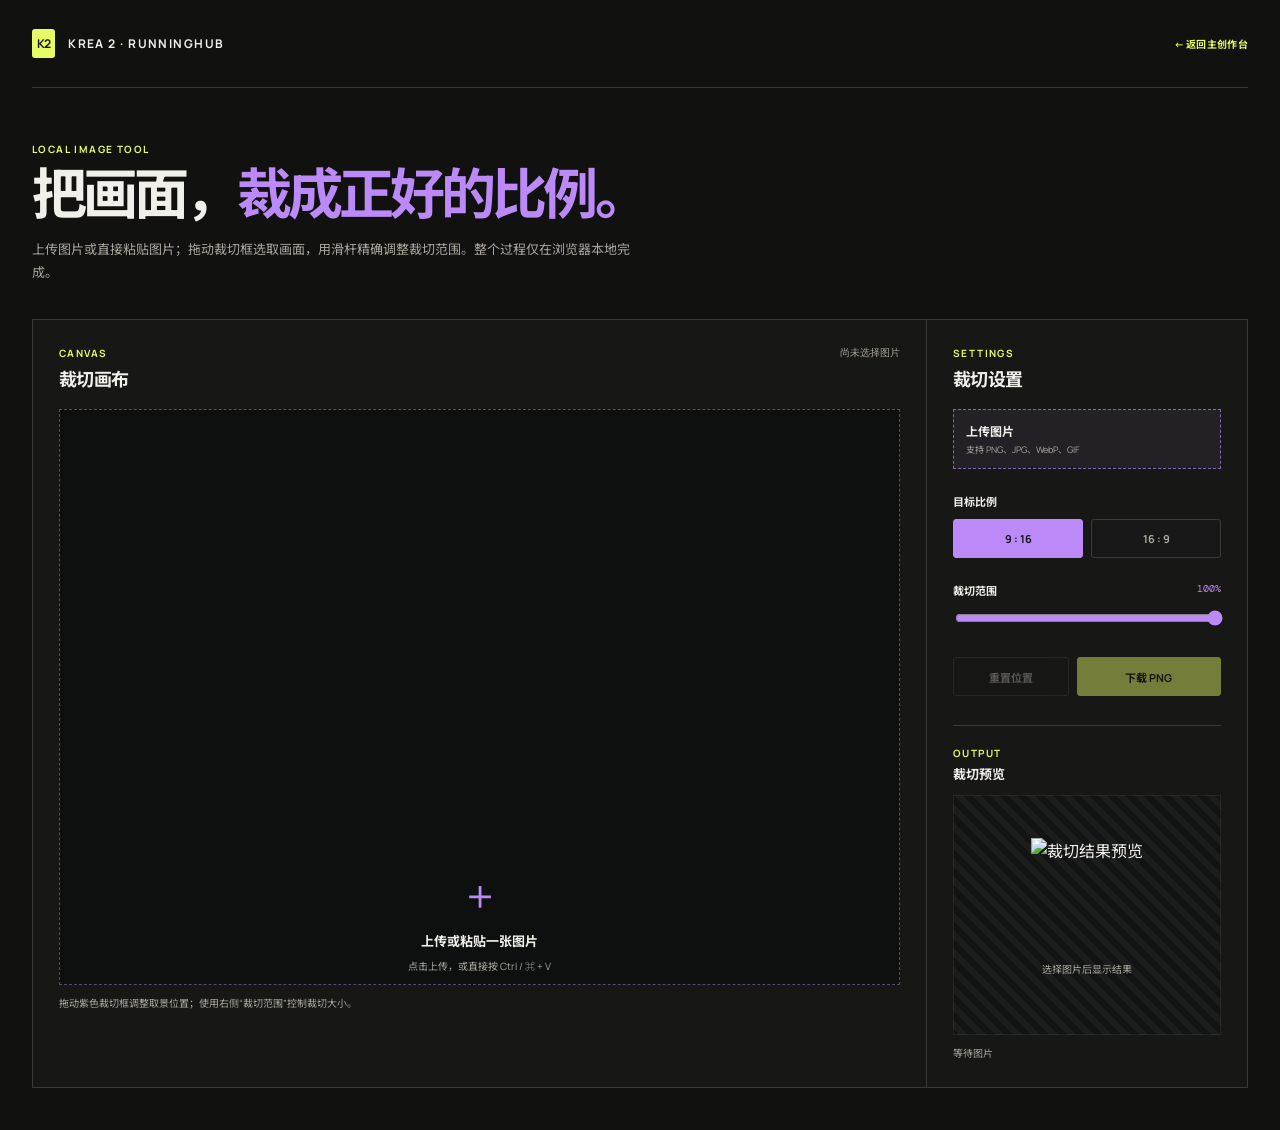
<file: image-cropper.html>
<!doctype html>
<html lang="zh-CN">
  <head>
    <meta charset="UTF-8" />
    <meta name="viewport" content="width=device-width, initial-scale=1.0" />
    <meta name="theme-color" content="#111110" />
    <title>图片裁剪 · Krea 2</title>
    <link rel="preconnect" href="https://fonts.googleapis.com" />
    <link rel="preconnect" href="https://fonts.gstatic.com" crossorigin />
    <link href="https://fonts.googleapis.com/css2?family=DM+Mono:wght@400;500&family=Manrope:wght@400;500;600;700;800&family=Noto+Sans+SC:wght@400;500;600;700&display=swap" rel="stylesheet" />
    <link rel="stylesheet" href="./image-cropper.css" />
  </head>
  <body>
    <main class="shell">
      <header class="topbar">
        <a class="brand" href="./index.html"><span class="brand-mark">K2</span><span>KREA 2 <i>·</i> RUNNINGHUB</span></a>
        <a class="back-link" href="./index.html">← 返回主创作台</a>
      </header>

      <section class="hero">
        <p class="eyebrow">LOCAL IMAGE TOOL</p>
        <h1>把画面，<em>裁成正好的比例。</em></h1>
        <p>上传图片或直接粘贴图片；拖动裁切框选取画面，用滑杆精确调整裁切范围。整个过程仅在浏览器本地完成。</p>
      </section>

      <section class="crop-workspace">
        <section class="editor-panel" aria-labelledby="editorTitle">
          <div class="panel-title"><div><p class="eyebrow">CANVAS</p><h2 id="editorTitle">裁切画布</h2></div><span id="sourceInfo">尚未选择图片</span></div>
          <div id="cropDropzone" class="dropzone" tabindex="0" aria-label="裁切画布，可上传或粘贴图片">
            <canvas id="cropCanvas" class="hidden" aria-label="可拖动裁切框的图片画布"></canvas>
            <div id="dropPlaceholder" class="drop-placeholder"><b>＋</b><strong>上传或粘贴一张图片</strong><small>点击上传，或直接按 Ctrl / ⌘ + V</small></div>
          </div>
          <p class="canvas-help">拖动紫色裁切框调整取景位置；使用右侧“裁切范围”控制裁切大小。</p>
        </section>

        <aside class="controls-panel">
          <div class="panel-title"><div><p class="eyebrow">SETTINGS</p><h2>裁切设置</h2></div></div>
          <label class="upload-button" for="sourceFile"><input id="sourceFile" type="file" accept="image/png,image/jpeg,image/webp,image/gif" /><span>上传图片</span><small>支持 PNG、JPG、WebP、GIF</small></label>
          <div class="control-group"><span>目标比例</span><div class="ratio-buttons" role="group" aria-label="目标比例"><button type="button" class="active" data-ratio="9:16">9 : 16</button><button type="button" data-ratio="16:9">16 : 9</button></div></div>
          <label class="range-control"><span>裁切范围 <b id="sizeValue">100%</b></span><input id="cropScale" type="range" min="25" max="100" value="100" step="1" /></label>
          <div class="action-row"><button id="resetCrop" type="button" class="secondary" disabled>重置位置</button><button id="downloadCrop" type="button" class="primary" disabled>下载 PNG</button></div>
          <section class="output-preview" aria-labelledby="previewTitle"><div><p class="eyebrow">OUTPUT</p><h3 id="previewTitle">裁切预览</h3></div><div class="preview-frame"><img id="cropResult" class="hidden" alt="裁切结果预览" /><p id="previewHint">选择图片后显示结果</p></div><span id="cropStatus" aria-live="polite">等待图片</span></section>
        </aside>
      </section>
    </main>
    <script src="./image-cropper.js"></script>
  </body>
</html>
</file>
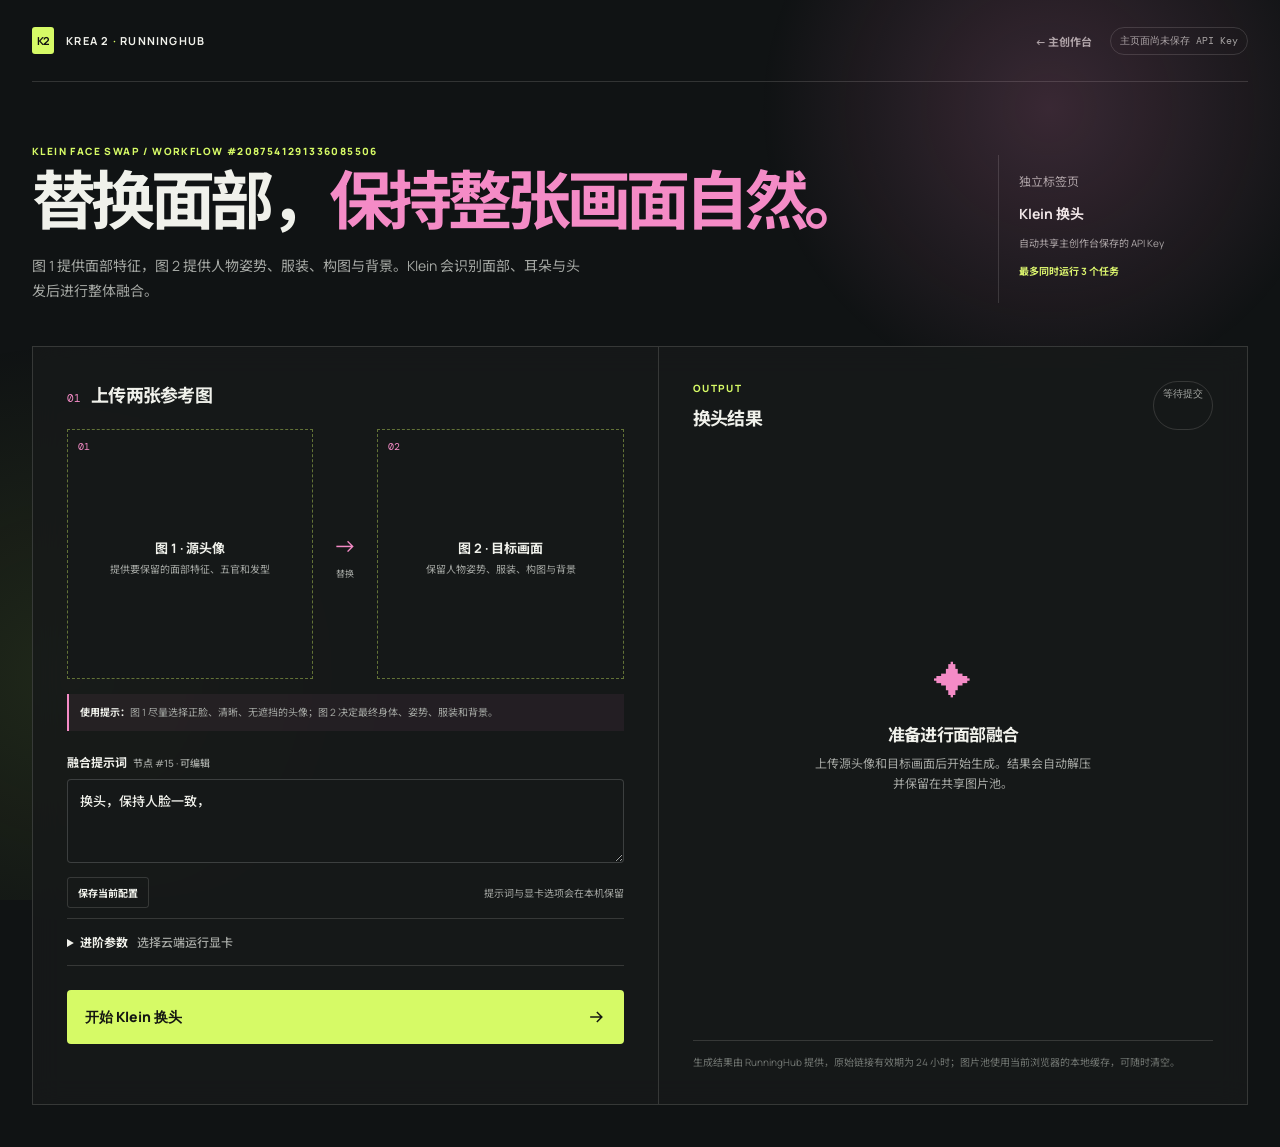
<file: klein-face-swap.html>
<!doctype html>
<html lang="zh-CN">
  <head>
    <meta charset="UTF-8" />
    <meta name="viewport" content="width=device-width, initial-scale=1.0" />
    <meta name="theme-color" content="#121316" />
    <title>Klein 换头 · RunningHub</title>
    <link rel="preconnect" href="https://fonts.googleapis.com" />
    <link rel="preconnect" href="https://fonts.gstatic.com" crossorigin />
    <link href="https://fonts.googleapis.com/css2?family=DM+Mono:wght@400;500&family=Manrope:wght@400;500;600;700;800&family=Noto+Sans+SC:wght@400;500;600;700&display=swap" rel="stylesheet" />
    <link rel="stylesheet" href="./klein-face-swap.css" />
    <link rel="stylesheet" href="./config-actions.css" />
  </head>
  <body class="page-klein-face-swap">
    <main class="shell">
      <header class="topbar"><a class="brand" href="./index.html"><span class="brand-mark">K2</span><span>KREA 2 <i>·</i> RUNNINGHUB</span></a><div class="top-actions"><a class="back-link" href="./index.html">← 主创作台</a><span id="keyStatus" class="key-status">检查共享 API Key…</span></div></header>

      <section class="hero"><div><p class="eyebrow">KLEIN FACE SWAP / WORKFLOW #2087541291336085506</p><h1>替换面部，<em>保持整张画面自然。</em></h1><p>图 1 提供面部特征，图 2 提供人物姿势、服装、构图与背景。Klein 会识别面部、耳朵与头发后进行整体融合。</p></div><div class="workflow-card"><span>独立标签页</span><strong>Klein 换头</strong><small>自动共享主创作台保存的 API Key</small><b>最多同时运行 3 个任务</b></div></section>

      <section class="workspace">
        <form id="faceSwapForm" class="form-panel" novalidate>
          <div class="section-title"><span>01</span><h2>上传两张参考图</h2></div>
          <div class="swap-inputs">
            <label class="upload-box source-upload" for="sourceImage"><input id="sourceImage" type="file" accept="image/png,image/jpeg,image/webp" required /><span class="upload-index">01</span><strong id="sourceTitle">图 1 · 源头像</strong><small id="sourceDetail">提供要保留的面部特征、五官和发型</small><img id="sourcePreview" class="hidden" alt="图 1 源头像预览" /></label>
            <div class="swap-direction" aria-hidden="true"><i>→</i><small>替换</small></div>
            <label class="upload-box target-upload" for="targetImage"><input id="targetImage" type="file" accept="image/png,image/jpeg,image/webp" required /><span class="upload-index">02</span><strong id="targetTitle">图 2 · 目标画面</strong><small id="targetDetail">保留人物姿势、服装、构图与背景</small><img id="targetPreview" class="hidden" alt="图 2 目标画面预览" /></label>
          </div>
          <p class="role-note"><b>使用提示：</b>图 1 尽量选择正脸、清晰、无遮挡的头像；图 2 决定最终身体、姿势、服装和背景。</p>
          <label class="field"><span>融合提示词 <small>节点 #15 · 可编辑</small></span><textarea id="prompt" rows="3">换头，保持人脸一致，</textarea></label>
          <div class="config-actions"><button id="saveConfig" class="save-config" type="button">保存当前配置</button><span>提示词与显卡选项会在本机保留</span></div>
          <details class="advanced"><summary>进阶参数 <span>选择云端运行显卡</span></summary><div class="advanced-content"><label class="field"><span>运行显卡</span><select id="instanceType"><option value="default">default · 24G 显存</option><option value="plus">plus · 48G 显存</option></select></label></div></details>
          <button id="generateButton" class="generate" type="submit"><span>开始 Klein 换头</span><svg viewBox="0 0 24 24" aria-hidden="true"><path d="M5 12h13M13 6l6 6-6 6" /></svg></button><p id="formMessage" class="form-message" aria-live="polite"></p>
        </form>

        <aside class="result-panel" aria-labelledby="resultTitle"><div class="result-top"><div><p class="eyebrow">OUTPUT</p><h2 id="resultTitle">换头结果</h2></div><span id="status" class="status idle">等待提交</span></div><div id="taskQueue" class="task-queue hidden" aria-live="polite"></div><div id="empty" class="empty"><div>✦</div><h3>准备进行面部融合</h3><p>上传源头像和目标画面后开始生成。结果会自动解压并保留在共享图片池。</p></div><div id="progress" class="progress hidden"><div class="orb"></div><strong id="progressTitle">正在提交任务…</strong><small id="progressDetail">连接 RunningHub 云端</small></div><div id="results" class="results hidden"><div class="pool-toolbar"><div><span>共享本地图片池</span><strong id="poolCount">0 张图片</strong></div><button id="clearPool" type="button" class="clear-pool">清空图片池</button></div><div id="poolGrid" class="pool-grid"></div><p id="poolEmpty" class="pool-empty hidden">图片池为空。完成一次生成后，图片会缓存到此浏览器中。</p></div><p class="footnote">生成结果由 RunningHub 提供，原始链接有效期为 24 小时；图片池使用当前浏览器的本地缓存，可随时清空。</p></aside>
      </section>
    </main>
    <template id="imageCardTemplate"><article class="image-card"><button type="button" class="image-button" title="点击放大查看"><img loading="lazy" alt="Klein 换头结果" /></button><div><span class="image-name"></span><div class="card-actions"><a class="download-image" download>下载</a><button class="delete-image" type="button">删除</button></div></div></article></template>
    <div id="lightbox" class="lightbox hidden" role="dialog" aria-modal="true" aria-label="图片放大预览"><button id="closeLightbox" type="button" aria-label="关闭预览">×</button><img id="lightboxImage" alt="放大预览" /><p id="lightboxName"></p></div>
    <script src="./vendor/jszip.min.js"></script>
    <script src="./klein-face-swap.js"></script>
  </body>
</html>
</file>
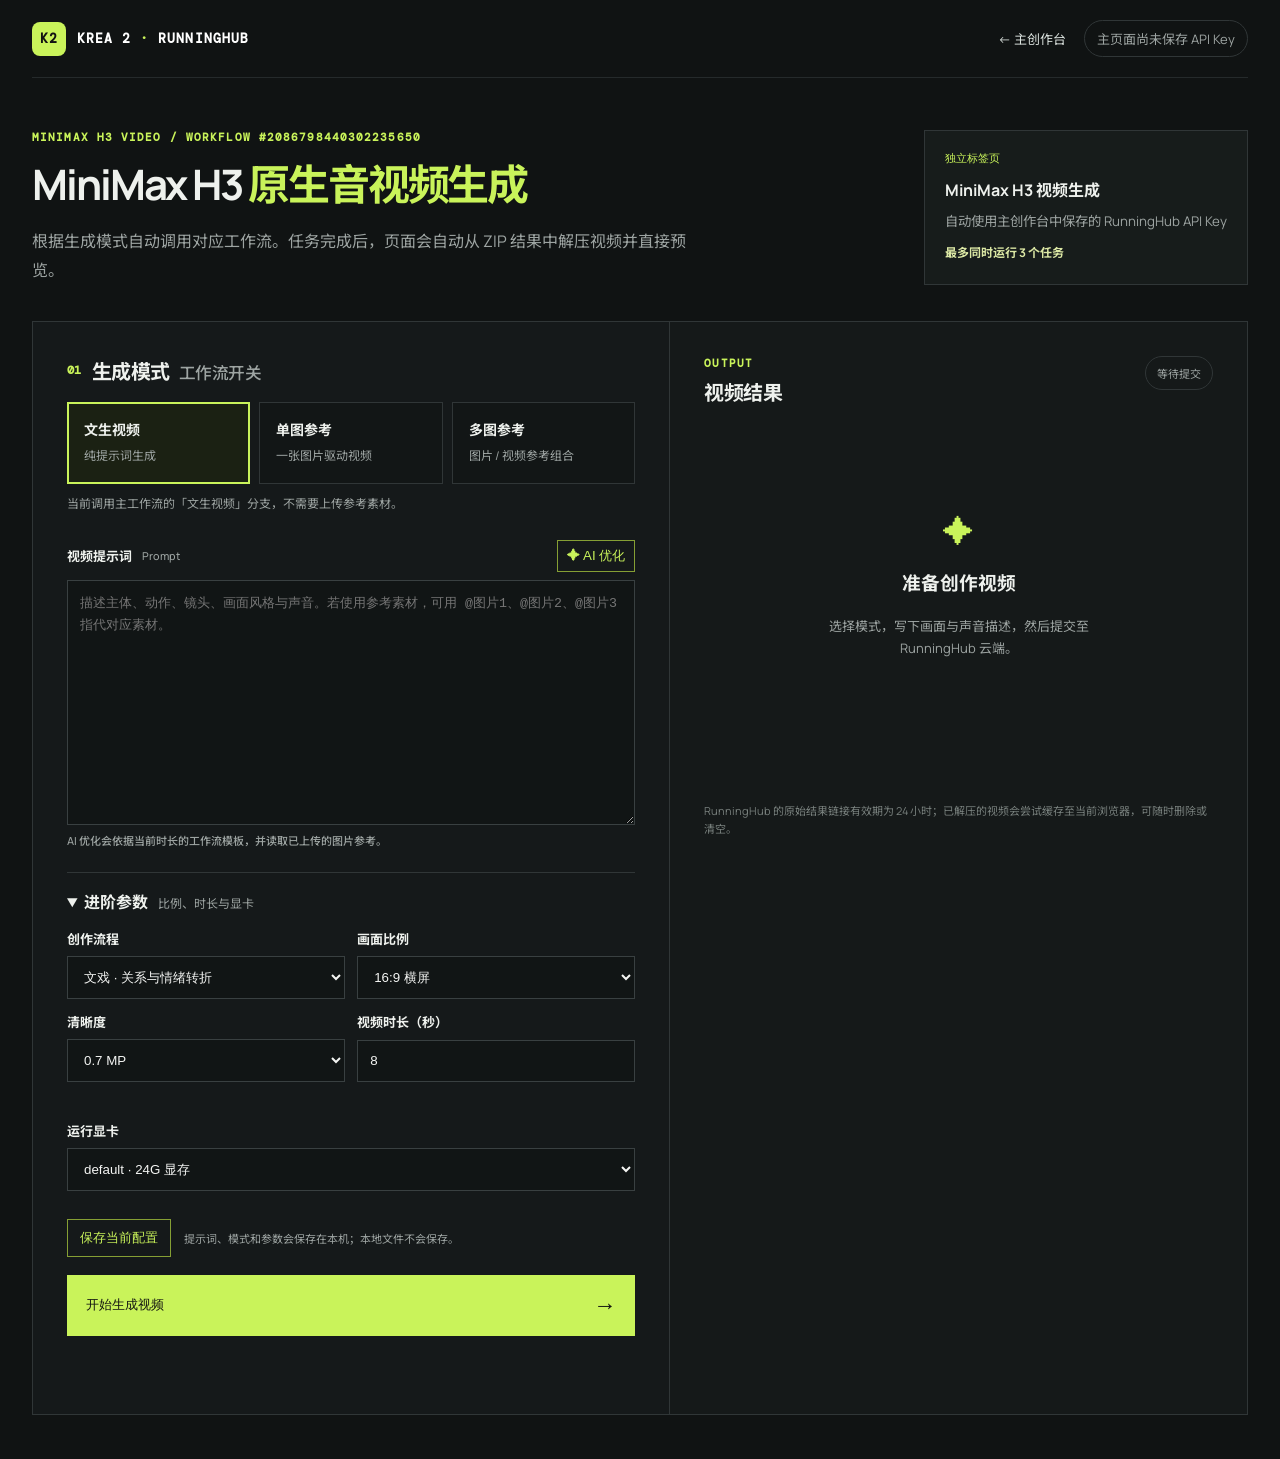
<file: minimax-video.html>
<!doctype html>
<html lang="zh-CN">
  <head>
    <meta charset="UTF-8" />
    <meta name="viewport" content="width=device-width, initial-scale=1.0" />
    <meta name="theme-color" content="#101313" />
    <title>MiniMax H3 视频生成 · RunningHub</title>
    <link rel="preconnect" href="https://fonts.googleapis.com" />
    <link rel="preconnect" href="https://fonts.gstatic.com" crossorigin />
    <link href="https://fonts.googleapis.com/css2?family=DM+Mono:wght@400;500&family=Manrope:wght@400;500;600;700;800&family=Noto+Sans+SC:wght@400;500;600;700&display=swap" rel="stylesheet" />
    <link rel="stylesheet" href="./minimax-video.css" />
  </head>
  <body>
    <main class="shell">
      <header class="topbar">
        <a class="brand" href="./index.html"><b>K2</b><span>KREA 2 <i>·</i> RUNNINGHUB</span></a>
        <div class="top-actions"><a href="./index.html">← 主创作台</a><span id="keyStatus" class="key-status">检查共享 API Key…</span></div>
      </header>

      <section class="hero">
        <div><p id="workflowLabel" class="eyebrow">MINIMAX H3 VIDEO / WORKFLOW</p><h1>MiniMax H3 <em>原生音视频生成</em></h1><p>根据生成模式自动调用对应工作流。任务完成后，页面会自动从 ZIP 结果中解压视频并直接预览。</p></div>
        <div class="workflow-card"><span>独立标签页</span><strong>MiniMax H3 视频生成</strong><small id="workflowDetail">自动使用主创作台中保存的 RunningHub API Key</small><b>最多同时运行 3 个任务</b></div>
      </section>

      <section class="workspace">
        <form id="videoForm" class="form-panel" novalidate>
          <div class="section-title"><span>01</span><h2>生成模式 <small>工作流开关</small></h2></div>
          <div id="modeSwitch" class="mode-switch" role="radiogroup" aria-label="生成模式">
            <label><input type="radio" name="mode" value="text" checked /><span><b>文生视频</b><small>纯提示词生成</small></span></label>
            <label><input type="radio" name="mode" value="image" /><span><b>单图参考</b><small>一张图片驱动视频</small></span></label>
            <label><input type="radio" name="mode" value="multi" /><span><b>多图参考</b><small>图片 / 视频参考组合</small></span></label>
          </div>
          <p id="modeHint" class="mode-hint">当前将启用「文生视频」分支（节点 #311）。</p>

          <section id="referenceSection" class="reference-section hidden" aria-labelledby="referenceTitle">
            <div class="section-title compact"><span>02</span><h2 id="referenceTitle">参考素材</h2></div>
            <div id="referenceGrid" class="reference-grid"></div>
            <p class="reference-note">多图参考使用独立工作流：三张图片按顺序作为人物、道具、场景或风格参考输入。</p>
          </section>

          <div class="field"><span class="field-label">视频提示词 <small>Prompt</small><button id="optimizePrompt" class="optimize-prompt" type="button">✦ AI 优化</button></span><textarea id="prompt" rows="10" required placeholder="描述主体、动作、镜头、画面风格与声音。若使用参考素材，可用 @图片1、@图片2、@图片3 指代对应素材。"></textarea><small class="field-help">AI 优化会依据当前时长的工作流模板，并读取已上传的图片参考。</small></div>

          <details class="advanced" open><summary>进阶参数 <span>比例、时长与显卡</span></summary><div class="advanced-content">
            <div class="field-row"><label class="field"><span>创作流程</span><select id="storyFlow"><option value="drama">文戏 · 关系与情绪转折</option><option value="action">武戏 · 连续攻防</option><option value="storyboard">九宫格 · 关键画面时序</option></select></label><label class="field"><span>画面比例</span><select id="aspectRatio"><option value="16:9 (Widescreen)">16:9 横屏</option><option value="9:16 (Portrait)">9:16 竖屏</option><option value="1:1 (Square)">1:1 方形</option><option value="4:3 (Standard)">4:3 标准</option><option value="3:4 (Portrait)">3:4 竖幅</option></select></label></div>
            <div class="field-row"><label class="field"><span>清晰度</span><select id="megapixels"><option value="0.7">0.7 MP</option><option value="1">1 MP</option><option value="1.5">1.5 MP</option></select></label><label class="field"><span>视频时长（秒）</span><input id="duration" type="number" min="2" max="15" step="1" value="8" /></label></div>
            <label class="field"><span>运行显卡</span><select id="instanceType"><option value="default">default · 24G 显存</option><option value="plus">plus · 48G 显存</option><option value="ultra" data-multi-only>ultra · 84G 显存（多图参考）</option></select></label>
          </div></details>
          <div class="config-actions"><button id="saveConfig" type="button">保存当前配置</button><span>提示词、模式和参数会保存在本机；本地文件不会保存。</span></div>
          <button id="generateButton" class="generate" type="submit"><span>开始生成视频</span><b>→</b></button>
          <p id="formMessage" class="form-message" aria-live="polite"></p>
        </form>

        <aside class="result-panel" aria-labelledby="resultTitle">
          <div class="result-top"><div><p class="eyebrow">OUTPUT</p><h2 id="resultTitle">视频结果</h2></div><span id="status" class="status idle">等待提交</span></div>
          <div id="taskQueue" class="task-queue hidden" aria-live="polite"></div>
          <div id="empty" class="empty"><div>✦</div><h3>准备创作视频</h3><p>选择模式，写下画面与声音描述，然后提交至 RunningHub 云端。</p></div>
          <div id="progress" class="progress hidden"><div class="orb"></div><strong id="progressTitle">正在提交任务…</strong><small id="progressDetail">连接 RunningHub 云端</small></div>
          <section id="results" class="results hidden"><div class="pool-toolbar"><div><span>本地视频池</span><strong id="poolCount">0 个视频</strong></div><button id="clearPool" type="button">清空视频池</button></div><div id="poolGrid" class="pool-grid"></div><p id="poolEmpty" class="pool-empty hidden">视频池为空。</p></section>
          <p class="footnote">RunningHub 的原始结果链接有效期为 24 小时；已解压的视频会尝试缓存至当前浏览器，可随时删除或清空。</p>
        </aside>
      </section>
    </main>
    <template id="referenceTemplate"><label class="upload-box"><input type="file" /><span class="upload-icon">+</span><strong></strong><small></small><img class="hidden" alt="参考图片预览" /><video class="hidden" muted playsinline></video></label></template>
    <template id="videoCardTemplate"><article class="video-card"><video controls preload="metadata" playsinline></video><div><span class="video-name"></span><div class="card-actions"><a class="download-video" download>下载</a><button class="extract-tail-frame" type="button">尾帧提取</button><button class="delete-video" type="button">删除</button></div></div></article></template>
    <script src="./vendor/jszip.min.js"></script>
    <script src="./minimax-video.js"></script>
  </body>
</html>
</file>
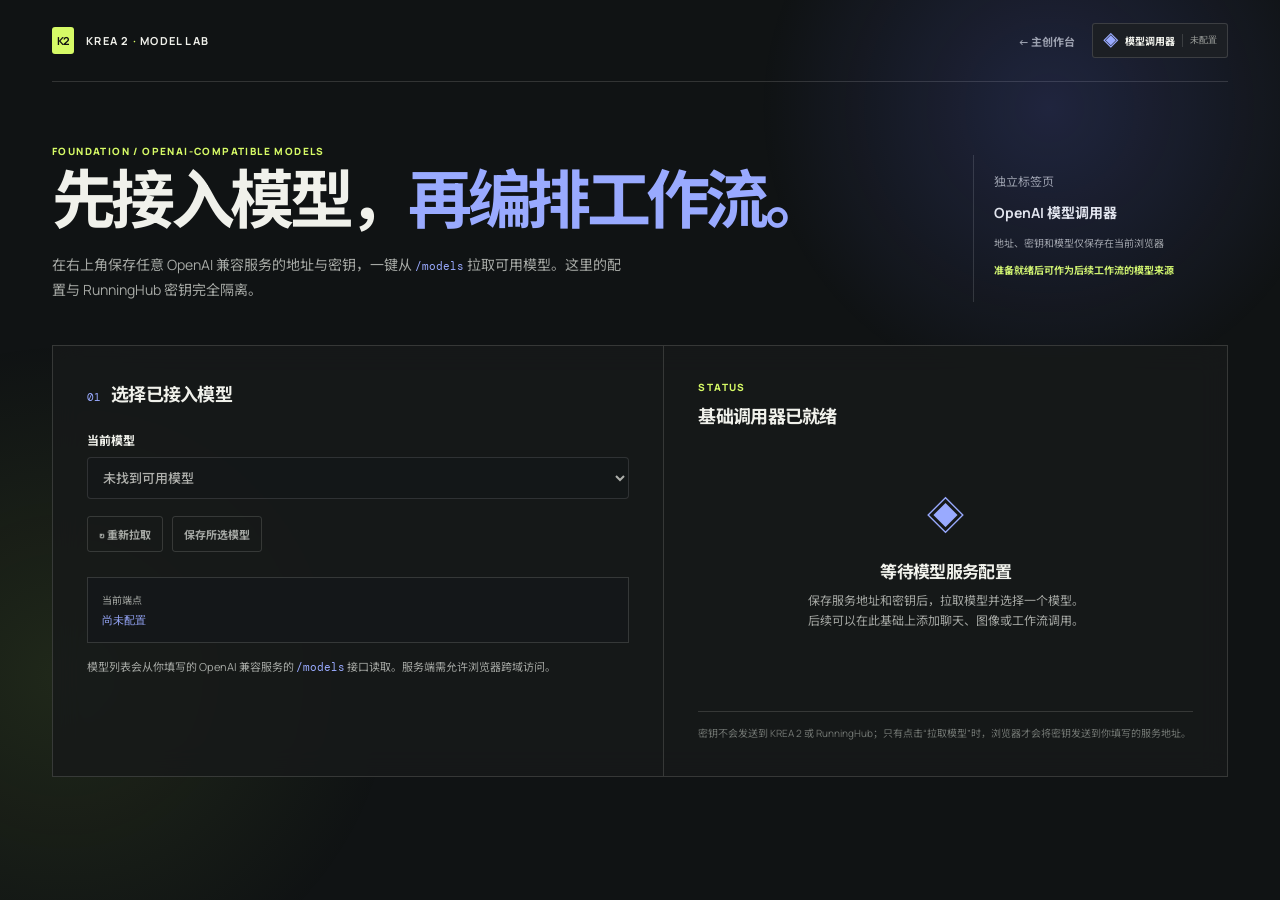
<file: model-caller.html>
<!doctype html>
<html lang="zh-CN">
  <head>
    <meta charset="UTF-8" />
    <meta name="viewport" content="width=device-width, initial-scale=1.0" />
    <meta name="theme-color" content="#121316" />
    <title>模型调用器 · KREA 2</title>
    <link rel="preconnect" href="https://fonts.googleapis.com" />
    <link rel="preconnect" href="https://fonts.gstatic.com" crossorigin />
    <link href="https://fonts.googleapis.com/css2?family=DM+Mono:wght@400;500&family=Manrope:wght@400;500;600;700;800&family=Noto+Sans+SC:wght@400;500;600;700&display=swap" rel="stylesheet" />
    <link rel="stylesheet" href="./model-caller.css" />
  </head>
  <body>
    <main class="shell">
      <header class="topbar">
        <a class="brand" href="./index.html"><span class="brand-mark">K2</span><span>KREA 2 <i>·</i> MODEL LAB</span></a>
        <div class="top-actions"><a class="back-link" href="./index.html">← 主创作台</a><div class="caller-wrap"><button id="callerButton" class="caller-button" type="button" aria-expanded="false"><span>◈</span> 模型调用器 <i id="callerState">未配置</i></button><section id="callerPanel" class="caller-panel hidden" aria-label="OpenAI 模型调用器设置"><div class="panel-title"><div><p class="eyebrow">OPENAI COMPATIBLE</p><strong>模型调用器</strong></div><button id="closeCaller" type="button" aria-label="关闭设置">×</button></div><label class="field"><span>服务地址 <small>OpenAI 兼容 API Base URL</small></span><input id="endpoint" type="url" inputmode="url" placeholder="https://api.example.com/v1" autocomplete="url" /></label><label class="field"><span>API Key <small>仅保存在此浏览器</small></span><div class="secret-input"><input id="apiKey" type="password" autocomplete="off" placeholder="sk-..." /><button id="toggleKey" type="button">显示</button></div></label><div class="panel-actions"><button id="saveCaller" type="button" class="secondary">保存配置</button><button id="fetchModels" type="button" class="primary">拉取模型</button></div><p id="callerMessage" class="caller-message" aria-live="polite"></p></section></div></div>
      </header>

      <section class="hero">
        <div><p class="eyebrow">FOUNDATION / OPENAI-COMPATIBLE MODELS</p><h1>先接入模型，<em>再编排工作流。</em></h1><p>在右上角保存任意 OpenAI 兼容服务的地址与密钥，一键从 <code>/models</code> 拉取可用模型。这里的配置与 RunningHub 密钥完全隔离。</p></div>
        <div class="info-card"><span>独立标签页</span><strong>OpenAI 模型调用器</strong><small>地址、密钥和模型仅保存在当前浏览器</small><b>准备就绪后可作为后续工作流的模型来源</b></div>
      </section>

      <section class="workspace">
        <section class="selection-panel" aria-labelledby="selectionTitle"><div class="section-title"><span>01</span><h2 id="selectionTitle">选择已接入模型</h2></div><label class="field"><span>当前模型</span><select id="modelSelect" disabled><option value="">请先在右上角拉取模型</option></select></label><div class="model-actions"><button id="refreshModels" type="button" class="outline">↻ 重新拉取</button><button id="saveModel" type="button" class="outline">保存所选模型</button></div><div class="endpoint-preview"><span>当前端点</span><code id="endpointPreview">尚未配置</code></div><p class="helper">模型列表会从你填写的 OpenAI 兼容服务的 <code>/models</code> 接口读取。服务端需允许浏览器跨域访问。</p></section>
        <aside class="result-panel"><p class="eyebrow">STATUS</p><h2>基础调用器已就绪</h2><div id="emptyState" class="empty-state"><div>◈</div><h3>等待模型服务配置</h3><p>保存服务地址和密钥后，拉取模型并选择一个模型。后续可以在此基础上添加聊天、图像或工作流调用。</p></div><div id="readyState" class="ready-state hidden"><i>✓</i><div><strong id="selectedModelName">已选择模型</strong><small id="selectedModelDetail">该选择已保存在本机。</small></div></div><p class="footnote">密钥不会发送到 KREA 2 或 RunningHub；只有点击“拉取模型”时，浏览器才会将密钥发送到你填写的服务地址。</p></aside>
      </section>
    </main>
    <script src="./model-caller.js"></script>
  </body>
</html>
</file>
<file: image-cropper.css>
:root{--ink:#f1efe9;--muted:#a9a69d;--line:rgba(238,235,226,.16);--yellow:#e7fb66;--violet:#bc8af8}*{box-sizing:border-box}body{margin:0;min-width:320px;color:var(--ink);background:#111110;font-family:Manrope,"Noto Sans SC",sans-serif}body:before{content:"";position:fixed;inset:0;pointer-events:none;opacity:.12;background-image:linear-gradient(rgba(255,255,255,.08) 1px,transparent 1px),linear-gradient(90deg,rgba(255,255,255,.08) 1px,transparent 1px);background-size:38px 38px;mask-image:linear-gradient(to bottom,black,transparent 75%)}.shell{width:min(1440px,100%);margin:auto;padding:0 32px 42px;position:relative}.topbar{height:88px;display:flex;align-items:center;justify-content:space-between;border-bottom:1px solid var(--line);font-size:12px;font-weight:700;letter-spacing:.12em}.brand{display:flex;align-items:center;gap:13px;color:var(--ink);text-decoration:none}.brand i{color:var(--yellow);font-style:normal}.brand-mark{color:#171715;background:var(--yellow);padding:6px 5px;border-radius:3px;letter-spacing:-.08em}.back-link{color:var(--yellow);text-decoration:none;font-size:10px;letter-spacing:.03em}.hero{padding:54px 0 36px}.eyebrow{margin:0 0 9px;color:var(--yellow);font-size:10px;font-weight:700;letter-spacing:.14em}.hero h1{margin:0;font-size:clamp(34px,4.3vw,61px);line-height:1.05;letter-spacing:-.07em}.hero h1 em{font-style:normal;color:var(--violet)}.hero>p:last-child{max-width:620px;margin:15px 0 0;color:var(--muted);font-size:13px;line-height:1.75}.crop-workspace{display:grid;grid-template-columns:minmax(0,1fr) 320px;border:1px solid var(--line);background:rgba(26,26,25,.74);backdrop-filter:blur(12px)}.editor-panel{padding:26px;border-right:1px solid var(--line)}.controls-panel{padding:26px}.panel-title{display:flex;align-items:flex-start;justify-content:space-between;gap:12px;margin-bottom:18px}.panel-title h2{margin:0;font-size:18px;letter-spacing:-.04em}.panel-title .eyebrow{margin-bottom:5px}.panel-title>span{color:var(--muted);font:10px "DM Mono",monospace;text-align:right}.dropzone{position:relative;height:min(64vh,670px);min-height:400px;border:1px dashed rgba(188,138,248,.45);background:#0e1010;display:grid;place-items:center;overflow:hidden;outline:none}.dropzone:focus{border-color:var(--violet)}.dropzone canvas{display:block;width:100%;height:100%;touch-action:none;cursor:grab}.dropzone canvas.dragging{cursor:grabbing}.drop-placeholder{display:grid;justify-items:center;gap:8px;text-align:center;color:var(--muted)}.drop-placeholder b{font:400 42px Manrope;color:var(--violet)}.drop-placeholder strong{font-size:13px;color:var(--ink)}.drop-placeholder small,.canvas-help{font-size:10px}.canvas-help{margin:10px 0 0;color:var(--muted);line-height:1.6}.upload-button{position:relative;display:grid;gap:3px;padding:12px;border:1px dashed rgba(188,138,248,.66);background:rgba(188,138,248,.07);cursor:pointer}.upload-button:hover{background:rgba(188,138,248,.13);border-color:var(--violet)}.upload-button input{position:absolute;inset:0;opacity:0;cursor:pointer}.upload-button span{font-size:12px;font-weight:700}.upload-button small{color:var(--muted);font-size:9px}.control-group,.range-control{display:block;margin-top:24px}.control-group>span,.range-control>span{display:flex;justify-content:space-between;margin-bottom:10px;font-size:11px;font-weight:700}.range-control b{font:10px "DM Mono",monospace;color:var(--violet)}.ratio-buttons{display:grid;grid-template-columns:1fr 1fr;gap:8px}.ratio-buttons button,.action-row button{height:39px;border-radius:3px;padding:0 10px;cursor:pointer;font:700 11px Manrope,"Noto Sans SC"}.ratio-buttons button{border:1px solid var(--line);background:#171817;color:var(--muted)}.ratio-buttons button.active,.ratio-buttons button:hover{background:var(--violet);border-color:var(--violet);color:#18151b}.range-control input{width:100%;accent-color:var(--violet)}.action-row{display:grid;grid-template-columns:1fr 1.25fr;gap:8px;margin-top:26px}.action-row button:disabled{opacity:.45;cursor:not-allowed}.secondary{border:1px solid var(--line);background:transparent;color:var(--muted)}.primary{border:1px solid var(--yellow);background:var(--yellow);color:#181817}.output-preview{margin-top:29px;padding-top:20px;border-top:1px solid var(--line)}.output-preview h3{margin:0;font-size:13px}.output-preview .eyebrow{margin-bottom:4px}.preview-frame{height:240px;margin-top:12px;display:grid;place-items:center;background:linear-gradient(45deg,#1b1d1c 25%,#121313 25% 50%,#1b1d1c 50% 75%,#121313 75%);background-size:18px 18px;border:1px solid rgba(255,255,255,.07);overflow:hidden}.preview-frame img{display:block;max-width:100%;max-height:100%;object-fit:contain}.preview-frame p{margin:16px;text-align:center;color:var(--muted);font-size:10px;line-height:1.6}.output-preview>span{display:block;min-height:16px;margin-top:10px;color:var(--muted);font-size:10px}@media(max-width:850px){.shell{padding:0 18px 25px}.topbar{height:68px}.crop-workspace{grid-template-columns:1fr}.editor-panel{border-right:0;border-bottom:1px solid var(--line);padding:20px}.controls-panel{padding:20px}.dropzone{height:56vh;min-height:340px}.preview-frame{height:280px}}@media(max-width:500px){.hero{padding:38px 0 27px}.dropzone{height:52vh;min-height:290px}.panel-title>span{display:none}.preview-frame{height:230px}}
</file>
<file: klein-face-swap.css>
@import url("./character-card.css");
.page-klein-face-swap{--blue:#f48bc6}.page-klein-face-swap:before{background:radial-gradient(circle at 82% 12%,rgba(244,139,198,.18),transparent 22%),radial-gradient(circle at 5% 75%,rgba(174,226,77,.1),transparent 24%)}.swap-inputs{display:grid;grid-template-columns:1fr 44px 1fr;gap:10px;align-items:center;margin-bottom:15px}.swap-inputs .upload-box{min-height:250px;margin:0}.swap-direction{display:grid;gap:6px;justify-items:center;color:var(--blue)}.swap-direction i{font-size:24px;font-style:normal}.swap-direction small{font-size:9px;color:var(--muted)}.upload-index{position:absolute;z-index:2;top:10px;left:10px;color:var(--blue);font:10px "DM Mono",monospace}.upload-box:has(img:not(.hidden)) .upload-index{padding:4px 5px;background:rgba(12,13,14,.78)}.role-note{margin:0 0 22px;padding:10px 11px;border-left:2px solid var(--blue);background:rgba(244,139,198,.06);color:var(--muted);font-size:10px;line-height:1.7}.role-note b{color:var(--ink)}.page-klein-face-swap select{width:100%;height:41px;border:1px solid rgba(255,255,255,.17);border-radius:4px;background:#151818;color:var(--ink);padding:0 11px;font:500 13px Manrope,"Noto Sans SC",sans-serif;outline:none}.page-klein-face-swap select:focus{border-color:var(--lime)}@media(max-width:650px){.swap-inputs{grid-template-columns:1fr}.swap-direction{grid-row:2;transform:rotate(90deg);margin:-5px 0}.swap-inputs .upload-box{min-height:190px}}
</file>
<file: config-actions.css>
.config-actions{display:flex;align-items:center;justify-content:space-between;gap:12px;margin:-8px 0 10px}
.config-actions>span{color:var(--muted);font-size:10px;line-height:1.45}
.save-config{border:1px solid var(--line);border-radius:3px;background:transparent;color:var(--ink);padding:7px 10px;font:700 10px Manrope,"Noto Sans SC",sans-serif;cursor:pointer;white-space:nowrap}
.save-config:hover{border-color:var(--blue,var(--lime));color:var(--blue,var(--lime))}
.form-message.info{color:var(--blue,var(--lime))}
.field>.field-label{display:flex;align-items:center;gap:5px}.optimize-prompt{margin-left:auto;border:1px solid color-mix(in srgb,var(--blue) 58%,transparent);border-radius:3px;background:color-mix(in srgb,var(--blue) 9%,transparent);color:var(--blue);padding:4px 8px;font:700 10px Manrope,"Noto Sans SC",sans-serif;cursor:pointer}.optimize-prompt:hover{background:var(--blue);color:#141a1b}.optimize-prompt:disabled{opacity:.55;cursor:wait}.field-note{display:block;margin-top:-10px;margin-bottom:17px;color:var(--muted);font-size:10px;line-height:1.55}
@media(max-width:460px){.config-actions{align-items:flex-start;flex-direction:column}.config-actions>span{order:-1}}
</file>
<file: minimax-video.css>
:root {
  color-scheme: dark;
  --bg: #101313;
  --panel: #15191a;
  --panel2: #0e1111;
  --line: #303637;
  --muted: #9da4a2;
  --text: #eef1ed;
  --lime: #c9f35a;
  --coral: #ff8f87;
  font-family: Manrope, "Noto Sans SC", sans-serif;
}
* {
  box-sizing: border-box;
}
body {
  margin: 0;
  background: var(--bg);
  color: var(--text);
}

.field-label {
  display: flex !important;
  align-items: center;
  gap: 5px;
}

.field-help {
  margin: 0 !important;
  font-size: 11px;
  line-height: 1.5;
}

.optimize-prompt {
  margin-left: auto;
  border: 1px solid #859f34;
  background: transparent;
  color: var(--lime);
  padding: 6px 9px;
  cursor: pointer;
  font: 700 12px inherit;
}

.optimize-prompt:disabled {
  opacity: 0.55;
  cursor: wait;
}
.shell {
  max-width: 1500px;
  margin: auto;
  min-height: 100vh;
  padding: 0 32px 44px;
}
.topbar {
  height: 78px;
  display: flex;
  align-items: center;
  justify-content: space-between;
  border-bottom: 1px solid #252a2b;
}
.brand {
  display: flex;
  align-items: center;
  gap: 11px;
  color: #fff;
  text-decoration: none;
  font:
    600 13px "DM Mono",
    monospace;
  letter-spacing: 0.08em;
}
.brand b {
  display: grid;
  place-items: center;
  width: 34px;
  height: 34px;
  background: var(--lime);
  color: #121212;
  border-radius: 8px;
}
.brand i {
  color: var(--lime);
  font-style: normal;
}
.top-actions {
  display: flex;
  align-items: center;
  gap: 18px;
  font-size: 13px;
}
.top-actions a {
  color: #dce3df;
  text-decoration: none;
}
.key-status {
  border: 1px solid var(--line);
  border-radius: 20px;
  padding: 8px 12px;
  color: var(--muted);
}
.key-status.ready {
  border-color: #71921d;
  color: var(--lime);
}
.hero {
  display: flex;
  justify-content: space-between;
  gap: 40px;
  padding: 52px 0 36px;
}
.eyebrow {
  margin: 0 0 7px;
  color: var(--lime);
  font:
    700 11px "DM Mono",
    monospace;
  letter-spacing: 0.1em;
}
.hero h1 {
  font-size: 42px;
  letter-spacing: -0.05em;
  margin: 0 0 14px;
}
.hero em {
  color: var(--lime);
  font-style: normal;
}
.hero p:not(.eyebrow) {
  max-width: 680px;
  color: var(--muted);
  line-height: 1.8;
  margin: 0;
}
.workflow-card {
  min-width: 270px;
  padding: 20px;
  border: 1px solid var(--line);
  background: #171c1b;
  display: grid;
  gap: 8px;
}
.workflow-card span {
  color: var(--lime);
  font:
    11px "DM Mono",
    monospace;
}
.workflow-card small {
  color: var(--muted);
  line-height: 1.6;
}
.workflow-card b {
  font-size: 12px;
  color: #dbe7a4;
}
.workspace {
  display: grid;
  grid-template-columns: minmax(0, 1.05fr) minmax(420px, 0.95fr);
  border: 1px solid var(--line);
  background: var(--panel);
}
.form-panel,
.result-panel {
  padding: 34px;
}
.form-panel {
  border-right: 1px solid var(--line);
}
.section-title {
  display: flex;
  align-items: center;
  gap: 11px;
  margin-bottom: 17px;
}
.section-title span {
  color: var(--lime);
  font:
    700 12px "DM Mono",
    monospace;
}
.section-title h2,
.result-top h2 {
  margin: 0;
  font-size: 20px;
  letter-spacing: -0.03em;
}
.section-title small {
  font-weight: 500;
  color: var(--muted);
  margin-left: 6px;
}
.compact {
  margin-top: 26px;
}
.mode-switch {
  display: grid;
  grid-template-columns: repeat(3, 1fr);
  gap: 9px;
}
.mode-switch input {
  position: absolute;
  opacity: 0;
}
.mode-switch label span {
  display: grid;
  gap: 4px;
  min-height: 82px;
  padding: 16px;
  border: 1px solid var(--line);
  cursor: pointer;
  background: #121616;
}
.mode-switch label b {
  font-size: 14px;
}
.mode-switch label small {
  font-size: 12px;
  color: var(--muted);
}
.mode-switch input:checked + span {
  border-color: var(--lime);
  box-shadow: inset 0 0 0 1px var(--lime);
  background: #1b2113;
}
.mode-hint {
  min-height: 20px;
  margin: 10px 0 0;
  color: var(--muted);
  font-size: 12px;
}
.hidden {
  display: none !important;
}
.reference-grid {
  display: grid;
  grid-template-columns: repeat(3, 1fr);
  gap: 10px;
}
.upload-box {
  position: relative;
  min-height: 164px;
  display: grid;
  align-content: center;
  justify-items: center;
  gap: 8px;
  padding: 12px;
  border: 1px dashed #65821c;
  background: #131713;
  text-align: center;
  overflow: hidden;
  cursor: pointer;
}
.upload-box input {
  position: absolute;
  inset: 0;
  opacity: 0;
  cursor: pointer;
}
.upload-icon {
  font-size: 27px;
  color: var(--lime);
}
.upload-box strong {
  font-size: 13px;
}
.upload-box small,
.reference-note {
  font-size: 11px;
  line-height: 1.5;
  color: var(--muted);
}
.upload-box img,
.upload-box video {
  position: absolute;
  inset: 0;
  width: 100%;
  height: 100%;
  object-fit: cover;
  background: #050505;
}
.reference-note {
  margin: 9px 0 0;
}
.field {
  display: grid;
  gap: 8px;
  margin-top: 26px;
}
.field > span {
  font-weight: 700;
  font-size: 13px;
}
.field small {
  color: var(--muted);
  font-weight: 500;
  margin-left: 5px;
}
textarea,
input,
select {
  width: 100%;
  border: 1px solid #394041;
  background: #111515;
  color: #f4f5f3;
  padding: 12px;
  font: 500 14px inherit;
  outline: 0;
}
textarea {
  resize: vertical;
  line-height: 1.65;
}
textarea:focus,
input:focus,
select:focus {
  border-color: var(--lime);
}
.advanced {
  margin-top: 22px;
  border-top: 1px solid var(--line);
}
.advanced summary {
  padding: 16px 0;
  cursor: pointer;
  font-weight: 700;
}
.advanced summary span {
  font-weight: 400;
  color: var(--muted);
  font-size: 12px;
  margin-left: 7px;
}
.advanced-content {
  display: grid;
  gap: 13px;
  padding-bottom: 4px;
}
.field-row {
  display: grid;
  grid-template-columns: 1fr 1fr;
  gap: 12px;
}
.field-row .field {
  margin: 0;
}
.config-actions {
  display: flex;
  align-items: center;
  gap: 13px;
  margin-top: 24px;
}
.config-actions button,
.pool-toolbar button {
  border: 1px solid #859f34;
  background: transparent;
  color: var(--lime);
  padding: 9px 12px;
  cursor: pointer;
  font: 700 12px inherit;
}
.config-actions span {
  font-size: 11px;
  color: var(--muted);
}
.generate {
  display: flex;
  justify-content: space-between;
  align-items: center;
  width: 100%;
  margin-top: 18px;
  border: 0;
  background: var(--lime);
  color: #131511;
  padding: 17px 19px;
  font: 800 16px inherit;
  cursor: pointer;
}
.generate b {
  font-size: 23px;
}
.form-message {
  min-height: 18px;
  color: var(--coral);
  font-size: 13px;
}
.result-panel {
  background: #151919;
}
.result-top {
  display: flex;
  align-items: flex-start;
  justify-content: space-between;
}
.status {
  border: 1px solid var(--line);
  border-radius: 20px;
  padding: 8px 11px;
  font-size: 11px;
  color: var(--muted);
}
.status.working {
  color: #fff4a5;
  border-color: #807622;
}
.status.success {
  color: var(--lime);
  border-color: #61831b;
}
.status.failed {
  color: var(--coral);
  border-color: #874940;
}
.empty,
.progress {
  min-height: 370px;
  display: grid;
  place-content: center;
  justify-items: center;
  text-align: center;
}
.empty div {
  font-size: 31px;
  color: var(--lime);
}
.empty h3 {
  margin: 16px 0 6px;
}
.empty p,
.progress small {
  max-width: 320px;
  color: var(--muted);
  line-height: 1.7;
  font-size: 13px;
}
.orb {
  width: 34px;
  height: 34px;
  border: 3px solid #34402d;
  border-top-color: var(--lime);
  border-radius: 50%;
  animation: spin 1s linear infinite;
  margin-bottom: 15px;
}
@keyframes spin {
  to {
    transform: rotate(360deg);
  }
}
.task-queue {
  display: grid;
  gap: 8px;
  margin-top: 21px;
}
.task-card {
  display: grid;
  grid-template-columns: 8px 1fr auto;
  gap: 10px;
  align-items: start;
  border: 1px solid var(--line);
  padding: 12px;
  font-size: 12px;
}
.task-marker {
  width: 7px;
  height: 7px;
  margin-top: 5px;
  border-radius: 50%;
  background: var(--lime);
}
.task-card.failed .task-marker,
.task-card.cancelled .task-marker {
  background: var(--coral);
}
.task-card small {
  display: block;
  color: var(--muted);
  margin-top: 4px;
  line-height: 1.5;
}
.task-card time {
  color: var(--muted);
  font-size: 11px;
}
.task-card button {
  grid-column: 3;
  border: 1px solid #8c4e47;
  background: transparent;
  color: #ffaaa3;
  padding: 5px 8px;
  cursor: pointer;
}
.task-card a {
  grid-column: 3;
  color: var(--lime);
  font-size: 11px;
}
.task-error {
  grid-column: 2/-1;
  margin: 0;
  color: var(--coral);
  line-height: 1.5;
}
.results {
  margin-top: 20px;
}
.pool-toolbar {
  display: flex;
  justify-content: space-between;
  align-items: center;
  margin-bottom: 12px;
}
.pool-toolbar span {
  display: block;
  font-size: 11px;
  color: var(--muted);
}
.pool-toolbar strong {
  font-size: 14px;
}
.pool-toolbar button {
  border-color: #8a4c45;
  color: #ffaaa3;
}
.pool-grid {
  display: grid;
  gap: 12px;
}
.video-card {
  border: 1px solid var(--line);
  background: #111414;
}
.video-card video {
  display: block;
  width: 100%;
  max-height: 330px;
  background: #050505;
}
.video-card > div {
  display: flex;
  justify-content: space-between;
  gap: 12px;
  align-items: center;
  padding: 10px;
}
.video-name {
  font-size: 12px;
  overflow: hidden;
  text-overflow: ellipsis;
  white-space: nowrap;
}
.card-actions {
  display: flex;
  gap: 10px;
}
.card-actions a,
.card-actions button {
  border: 0;
  background: none;
  color: var(--lime);
  font: 12px inherit;
  cursor: pointer;
  text-decoration: none;
}
.card-actions button {
  color: #ffaaa3;
}

.card-actions .extract-tail-frame {
  color: var(--lime);
}
.pool-empty {
  color: var(--muted);
  font-size: 12px;
}
.footnote {
  margin: 26px 0 0;
  color: #777f7c;
  font-size: 11px;
  line-height: 1.65;
}
@media (max-width: 900px) {
  .shell {
    padding: 0 18px;
  }
  .hero,
  .workspace {
    display: block;
  }
  .hero {
    padding: 35px 0 25px;
  }
  .workflow-card {
    margin-top: 22px;
  }
  .form-panel {
    border-right: 0;
    border-bottom: 1px solid var(--line);
  }
  .mode-switch {
    grid-template-columns: 1fr;
  }
  .reference-grid {
    grid-template-columns: 1fr;
  }
  .upload-box {
    min-height: 140px;
  }
}
</file>
<file: model-caller.css>
:root{--ink:#f0f1eb;--muted:#a5a8a4;--line:rgba(240,241,235,.15);--panel:#171a1a;--lime:#d6fa66;--blue:#99aaff;--danger:#ff958b}*{box-sizing:border-box}body{margin:0;background:#101314;color:var(--ink);font-family:Manrope,"Noto Sans SC",sans-serif}body:before{content:"";position:fixed;inset:0;pointer-events:none;background:radial-gradient(circle at 82% 12%,rgba(103,119,255,.18),transparent 22%),radial-gradient(circle at 5% 75%,rgba(174,226,77,.1),transparent 24%)}.shell{width:min(1240px,100%);margin:auto;padding:0 32px 42px}.topbar{height:82px;border-bottom:1px solid var(--line);display:flex;justify-content:space-between;align-items:center;font-size:11px;font-weight:700;letter-spacing:.11em}.brand{display:flex;align-items:center;gap:12px;color:var(--ink);text-decoration:none}.brand-mark{background:var(--lime);color:#111;padding:6px 5px;border-radius:3px;letter-spacing:-.08em}.brand i{font-style:normal;color:var(--lime)}.top-actions{display:flex;align-items:center;gap:17px}.back-link{color:var(--muted);text-decoration:none;letter-spacing:0}.back-link:hover{color:var(--lime)}.caller-wrap{position:relative}.caller-button{height:35px;border:1px solid var(--line);border-radius:3px;background:#1c1f24;color:var(--ink);padding:0 10px;display:flex;align-items:center;gap:7px;font:700 10px Manrope,"Noto Sans SC";cursor:pointer}.caller-button:hover{border-color:var(--blue)}.caller-button>span{color:var(--blue);font-size:15px}.caller-button i{font:9px "DM Mono",monospace;color:var(--muted);font-style:normal;padding-left:7px;border-left:1px solid var(--line)}.caller-button i.ready{color:var(--lime)}.caller-panel{position:absolute;right:0;top:44px;z-index:5;width:365px;padding:17px;border:1px solid rgba(153,170,255,.4);border-radius:5px;background:#1b1e23;box-shadow:0 18px 55px rgba(0,0,0,.45);letter-spacing:normal}.panel-title{display:flex;justify-content:space-between;align-items:flex-start;margin-bottom:18px}.eyebrow{margin:0 0 8px;color:var(--lime);font-size:10px;font-weight:800;letter-spacing:.14em}.panel-title strong{font-size:14px}.panel-title>button{border:0;background:transparent;color:var(--muted);font-size:22px;line-height:1;cursor:pointer}.field{display:block;margin-bottom:17px}.field>span{display:block;font-size:12px;font-weight:700;margin-bottom:8px}.field>span small{color:var(--muted);font-weight:500;margin-left:4px}input,select{width:100%;height:42px;border:1px solid rgba(255,255,255,.17);border-radius:4px;background:#141719;color:var(--ink);padding:0 11px;font:500 13px Manrope,"Noto Sans SC",sans-serif;outline:none}input:focus,select:focus{border-color:var(--lime)}.secret-input{display:flex}.secret-input input{border-radius:4px 0 0 4px;border-right:0}.secret-input button{width:58px;border:1px solid rgba(255,255,255,.17);border-radius:0 4px 4px 0;background:#242830;color:var(--muted);font:11px Manrope;cursor:pointer}.panel-actions,.model-actions{display:flex;gap:9px}.panel-actions button,.outline{height:36px;border-radius:3px;padding:0 11px;font:700 11px Manrope,"Noto Sans SC";cursor:pointer}.panel-actions{justify-content:flex-end}.secondary,.outline{border:1px solid var(--line);background:transparent;color:var(--muted)}.primary{border:1px solid var(--blue);background:var(--blue);color:#141522}.outline:hover,.secondary:hover{border-color:var(--blue);color:var(--blue)}.caller-message{min-height:14px;margin:10px 0 0;color:var(--muted);font-size:10px;line-height:1.55}.caller-message.error{color:var(--danger)}.hero{display:flex;justify-content:space-between;gap:28px;padding:62px 0 43px}.hero h1{font-size:clamp(39px,5vw,66px);line-height:1.04;letter-spacing:-.072em;margin:0}.hero h1 em{font-style:normal;color:var(--blue)}.hero p:not(.eyebrow){max-width:570px;margin:19px 0 0;color:var(--muted);font-size:14px;line-height:1.8}.hero code,.helper code{color:var(--blue);font:11px "DM Mono",monospace}.info-card{margin-top:11px;min-width:255px;padding:17px 0 17px 20px;border-left:1px solid var(--line);display:grid;gap:5px;font-size:12px}.info-card span,.info-card small{color:var(--muted)}.info-card strong{font-size:14px}.info-card b{color:var(--lime);font-size:10px;font-weight:700}.workspace{display:grid;grid-template-columns:minmax(0,1fr) minmax(410px,.92fr);border:1px solid var(--line);background:rgba(23,26,26,.84);backdrop-filter:blur(14px)}.selection-panel,.result-panel{padding:34px}.selection-panel{border-right:1px solid var(--line);min-height:430px}.section-title{display:flex;gap:10px;align-items:baseline;margin-bottom:25px}.section-title>span{font:11px "DM Mono",monospace;color:var(--blue)}h2{margin:0;font-size:18px;letter-spacing:-.04em}.endpoint-preview{margin-top:25px;padding:14px;border:1px solid var(--line);background:#141719}.endpoint-preview span{display:block;color:var(--muted);font-size:10px;margin-bottom:6px}.endpoint-preview code{display:block;overflow:hidden;text-overflow:ellipsis;white-space:nowrap;color:var(--blue);font:11px "DM Mono",monospace}.helper{margin:15px 0 0;color:var(--muted);font-size:11px;line-height:1.7}.result-panel{min-height:430px;display:flex;flex-direction:column}.empty-state{flex:1;display:grid;place-content:center;text-align:center;max-width:280px;margin:auto}.empty-state>div{font-size:39px;color:var(--blue)}.empty-state h3{margin:15px 0 8px;font-size:17px;letter-spacing:-.04em}.empty-state p{margin:0;color:var(--muted);font-size:12px;line-height:1.7}.ready-state{margin:auto;display:flex;align-items:center;gap:12px;padding:18px;border:1px solid rgba(214,250,102,.35);background:#151918}.ready-state i{display:grid;place-items:center;width:30px;height:30px;border-radius:50%;background:var(--lime);color:#121412;font-style:normal;font-weight:800}.ready-state strong{display:block;font-size:13px}.ready-state small{display:block;margin-top:3px;color:var(--muted);font-size:10px}.footnote{margin:21px 0 0;border-top:1px solid var(--line);padding-top:13px;color:#727773;font-size:10px;line-height:1.65}.hidden{display:none!important}@media(max-width:850px){.shell{padding:0 18px 25px}.hero{display:block;padding:45px 0 34px}.info-card{margin-top:28px}.workspace{grid-template-columns:1fr}.selection-panel{border-right:0;border-bottom:1px solid var(--line)}.selection-panel,.result-panel{padding:26px 20px}}@media(max-width:480px){.top-actions{gap:9px}.caller-button i{display:none}.caller-panel{width:min(365px,calc(100vw - 36px))}.field{margin-bottom:15px}.model-actions{flex-wrap:wrap}}
</file>
